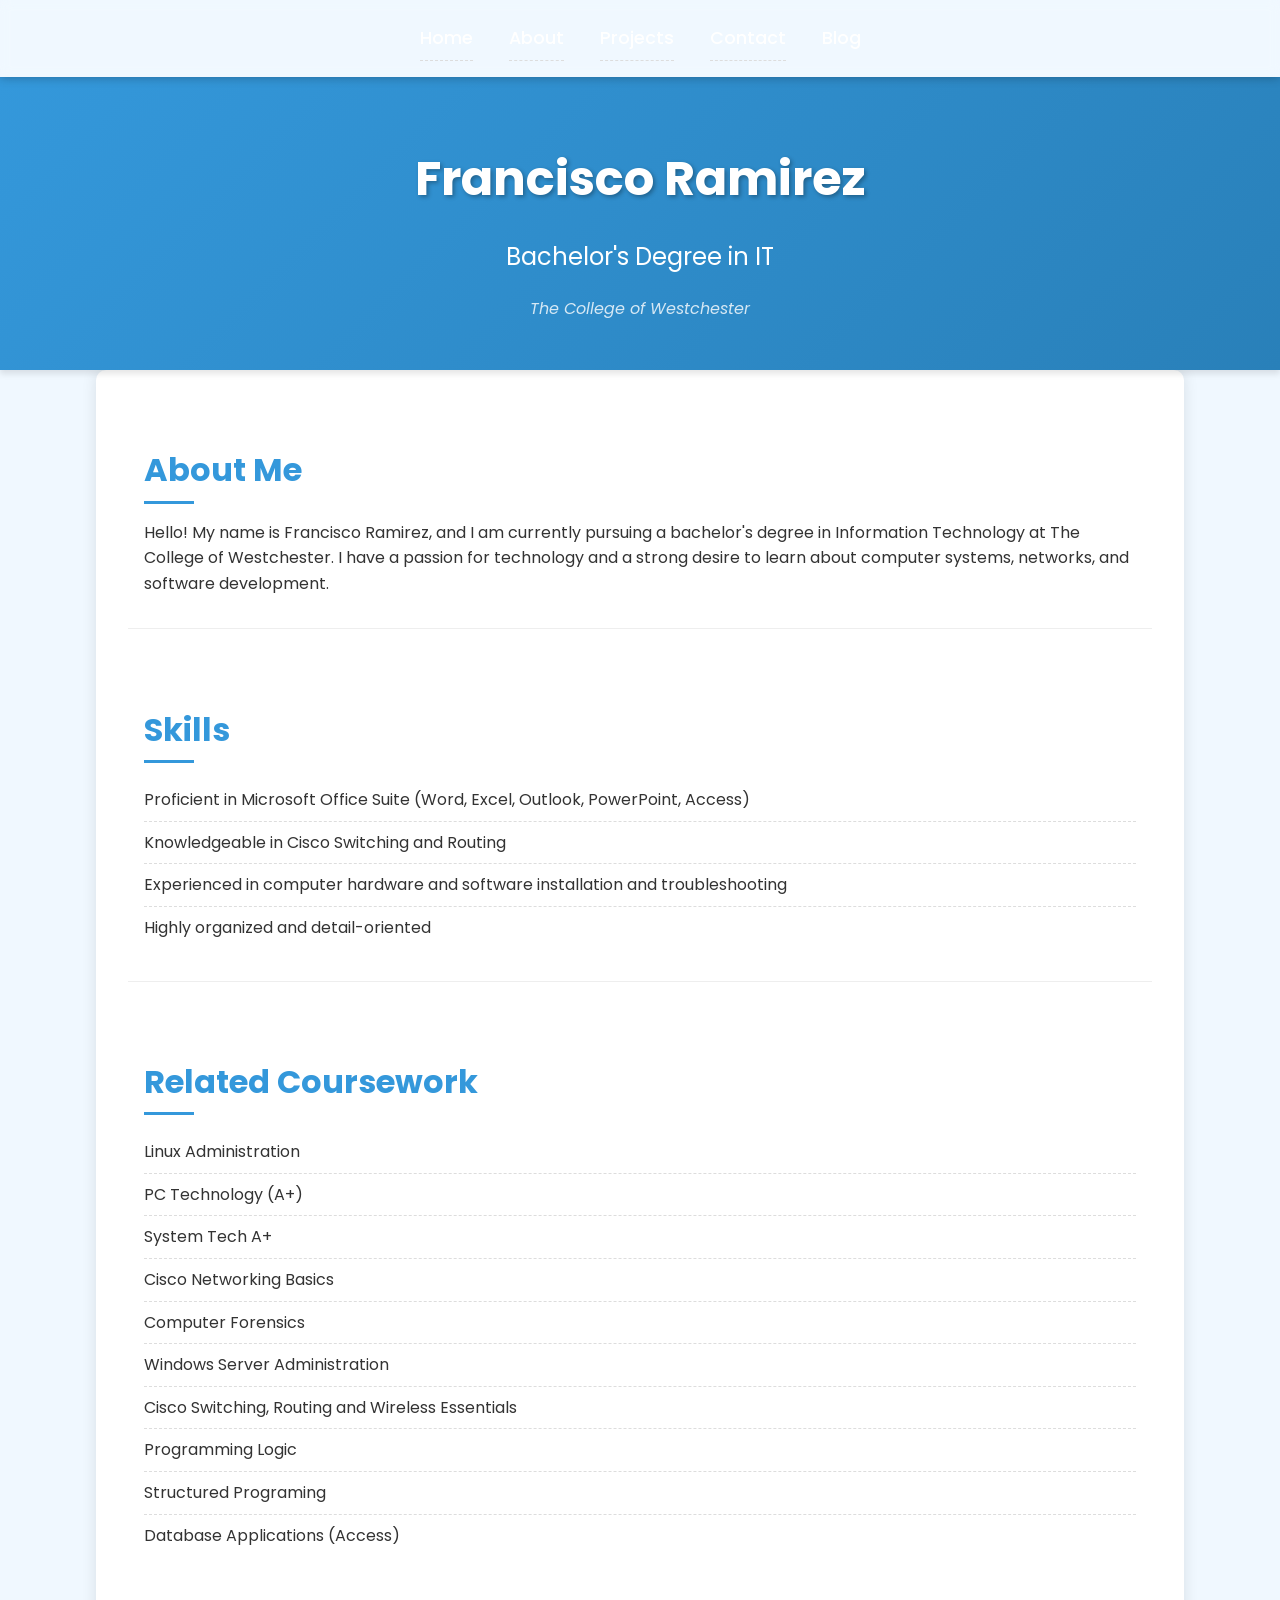
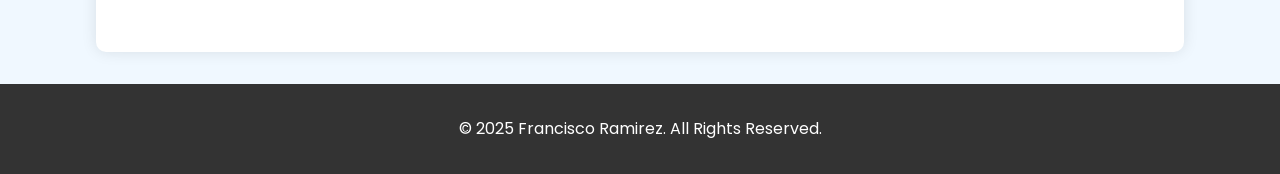
<file: index.html>
<!DOCTYPE html>
<html lang="en">

<head>
    <meta charset="UTF-8">
    <meta name="viewport" content="width=device-width, initial-scale=1.0">
    <title>Francisco Ramirez - IT Student</title>
    <!--  Google Font Import (Poppins - Clean and Modern) -->
    <link rel="stylesheet" href="https://fonts.googleapis.com/css2?family=Poppins:wght@300;400;500;600;700&display=swap">
    <!-- Animate.css for subtle animations -->
    <link rel="stylesheet" href="https://cdnjs.cloudflare.com/ajax/libs/animate.css/4.1.1/animate.min.css"/>
    <link rel="stylesheet" href="main.css">
</head>

<body>
    <nav class="navbar">
        <ul>
            <li><a href="index.html">Home</a></li>
            <li><a href="about.html">About</a></li>
            <li><a href="projects.html">Projects</a></li>
            <li><a href="contact.html">Contact</a></li>
            <li><a href="blog.html">Blog</a></li>
        </ul>
    </nav>
    

    <header class="animate__animated animate__fadeInDown"> 
        <h1 class="animate__shakeX">Francisco Ramirez</h1>
        <h2>Bachelor's Degree in IT</h2>
        <p>The College of Westchester</p>
    </header>

    <div class="container">
        <section class="animate__animated animate__fadeIn">  <!-- Added animation class -->
            <h2>About Me</h2>
            <p>
                Hello! My name is Francisco Ramirez, and I am currently pursuing a bachelor's degree in Information Technology at The College of Westchester. I have a passion for technology and a strong desire to learn about computer systems, networks, and software development.
            </p>
        </section>

        <section class="animate__animated animate__fadeIn">  <!-- Added animation class -->
            <h2>Skills</h2>
            <ul>
                <li>Proficient in Microsoft Office Suite (Word, Excel, Outlook, PowerPoint, Access)</li>
                <li>Knowledgeable in Cisco Switching and Routing</li>
                <li>Experienced in computer hardware and software installation and troubleshooting</li>
                <li>Highly organized and detail-oriented</li>
            </ul>
        </section>

        <section class="animate__animated animate__fadeIn">  <!-- Added animation class -->
            <h2>Related Coursework</h2>
            <ul>
                <li>Linux Administration</li>
                <li>PC Technology (A+)</li>
                <li>System Tech A+</li>
                <li>Cisco Networking Basics</li>
                <li>Computer Forensics</li>
                <li>Windows Server Administration</li>
                <li>Cisco Switching, Routing and Wireless Essentials</li>
                <li>Programming Logic</li>
                <li>Structured Programing</li>
                <li>Database Applications (Access)</li>
            </ul>
        </section>
    </div>

    <footer class="animate__animated animate__fadeInUp"> <!-- Added animation class -->
        <p>&copy; 2025 Francisco Ramirez. All Rights Reserved.</p>
    </footer>

</body>

</html>
</file>
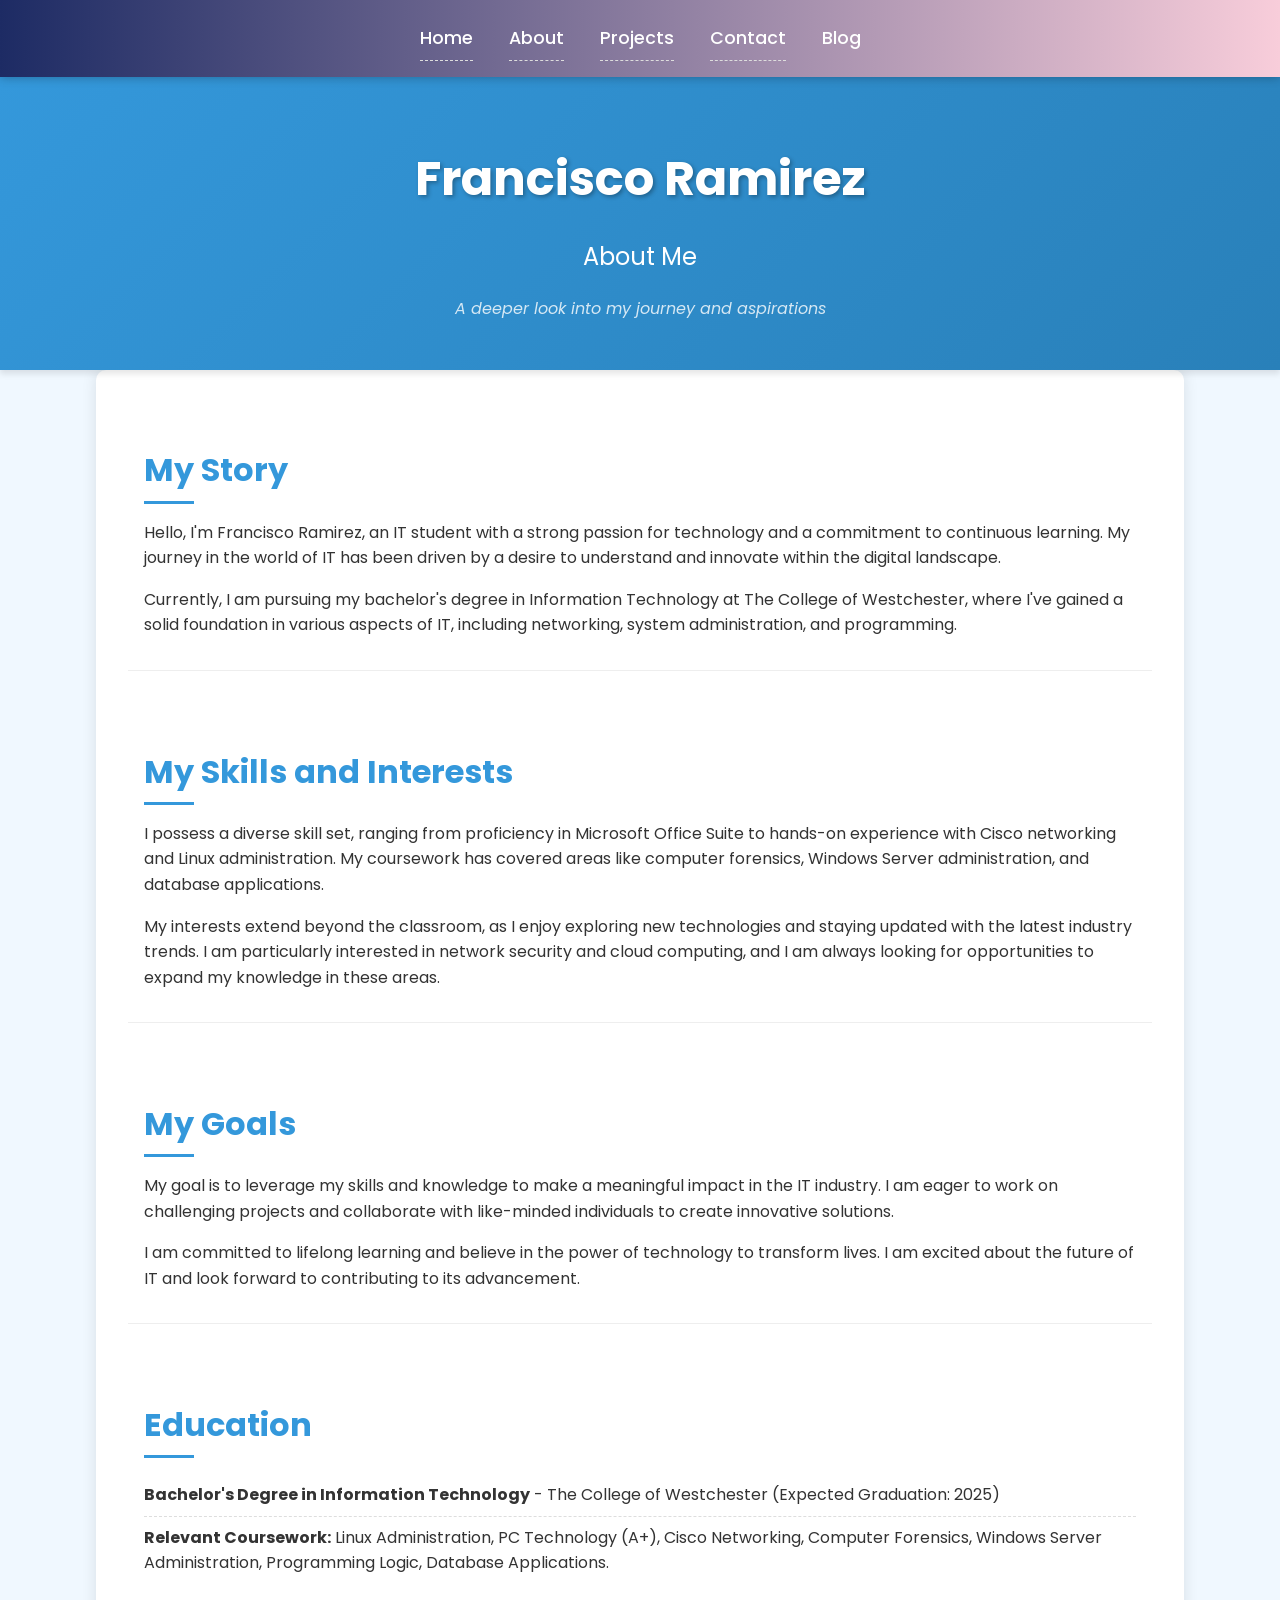
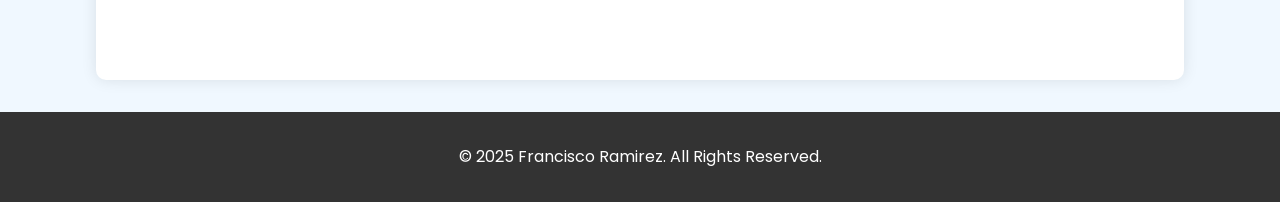
<file: about.html>
<!DOCTYPE html>
<html lang="en">

<head>
    <meta charset="UTF-8">
    <meta name="viewport" content="width=device-width, initial-scale=1.0">
    <title>Francisco Ramirez - About</title>
    <link rel="stylesheet" href="https://fonts.googleapis.com/css2?family=Poppins:wght@300;400;500;600;700&display=swap">
    <link rel="stylesheet" href="https://cdnjs.cloudflare.com/ajax/libs/animate.css/4.1.1/animate.min.css" />
    <link rel="stylesheet" href="main.css">
</head>

<body>
    <nav class="navbar about">
        <ul>
            <li><a href="index.html">Home</a></li>
            <li><a href="about.html">About</a></li>
            <li><a href="projects.html">Projects</a></li>
            <li><a href="contact.html">Contact</a></li>
            <li><a href="blog.html">Blog</a></li>
        </ul>
    </nav>

    <header class="animate__animated animate__fadeInDown">
        <h1 class="animate__shakeX">Francisco Ramirez</h1>
        <h2>About Me</h2>
        <p>A deeper look into my journey and aspirations</p>
    </header>

    <div class="container">
        <section class="animate__animated animate__fadeIn">
            <h2>My Story</h2>
            <p>
                Hello, I'm Francisco Ramirez, an IT student with a strong passion for technology and a commitment to continuous learning. My journey in the world of IT has been driven by a desire to understand and innovate within the digital landscape.
            </p>
            <p>
                Currently, I am pursuing my bachelor's degree in Information Technology at The College of Westchester, where I've gained a solid foundation in various aspects of IT, including networking, system administration, and programming.
            </p>
        </section>

        <section class="animate__animated animate__fadeIn">
            <h2>My Skills and Interests</h2>
            <p>
                I possess a diverse skill set, ranging from proficiency in Microsoft Office Suite to hands-on experience with Cisco networking and Linux administration. My coursework has covered areas like computer forensics, Windows Server administration, and database applications.
            </p>
            <p>
                My interests extend beyond the classroom, as I enjoy exploring new technologies and staying updated with the latest industry trends. I am particularly interested in network security and cloud computing, and I am always looking for opportunities to expand my knowledge in these areas.
            </p>
        </section>

        <section class="animate__animated animate__fadeIn">
            <h2>My Goals</h2>
            <p>
                My goal is to leverage my skills and knowledge to make a meaningful impact in the IT industry. I am eager to work on challenging projects and collaborate with like-minded individuals to create innovative solutions.
            </p>
            <p>
                I am committed to lifelong learning and believe in the power of technology to transform lives. I am excited about the future of IT and look forward to contributing to its advancement.
            </p>
        </section>

        <section class="animate__animated animate__fadeIn">
            <h2>Education</h2>
            <ul>
                <li><strong>Bachelor's Degree in Information Technology</strong> - The College of Westchester (Expected Graduation: 2025)</li>
                <li><strong>Relevant Coursework:</strong> Linux Administration, PC Technology (A+), Cisco Networking, Computer Forensics, Windows Server Administration, Programming Logic, Database Applications.</li>
            </ul>
        </section>

    </div>

    <footer class="animate__animated animate__fadeInUp">
        <p>&copy; 2025 Francisco Ramirez. All Rights Reserved.</p>
    </footer>

</body>

</html>
</file>
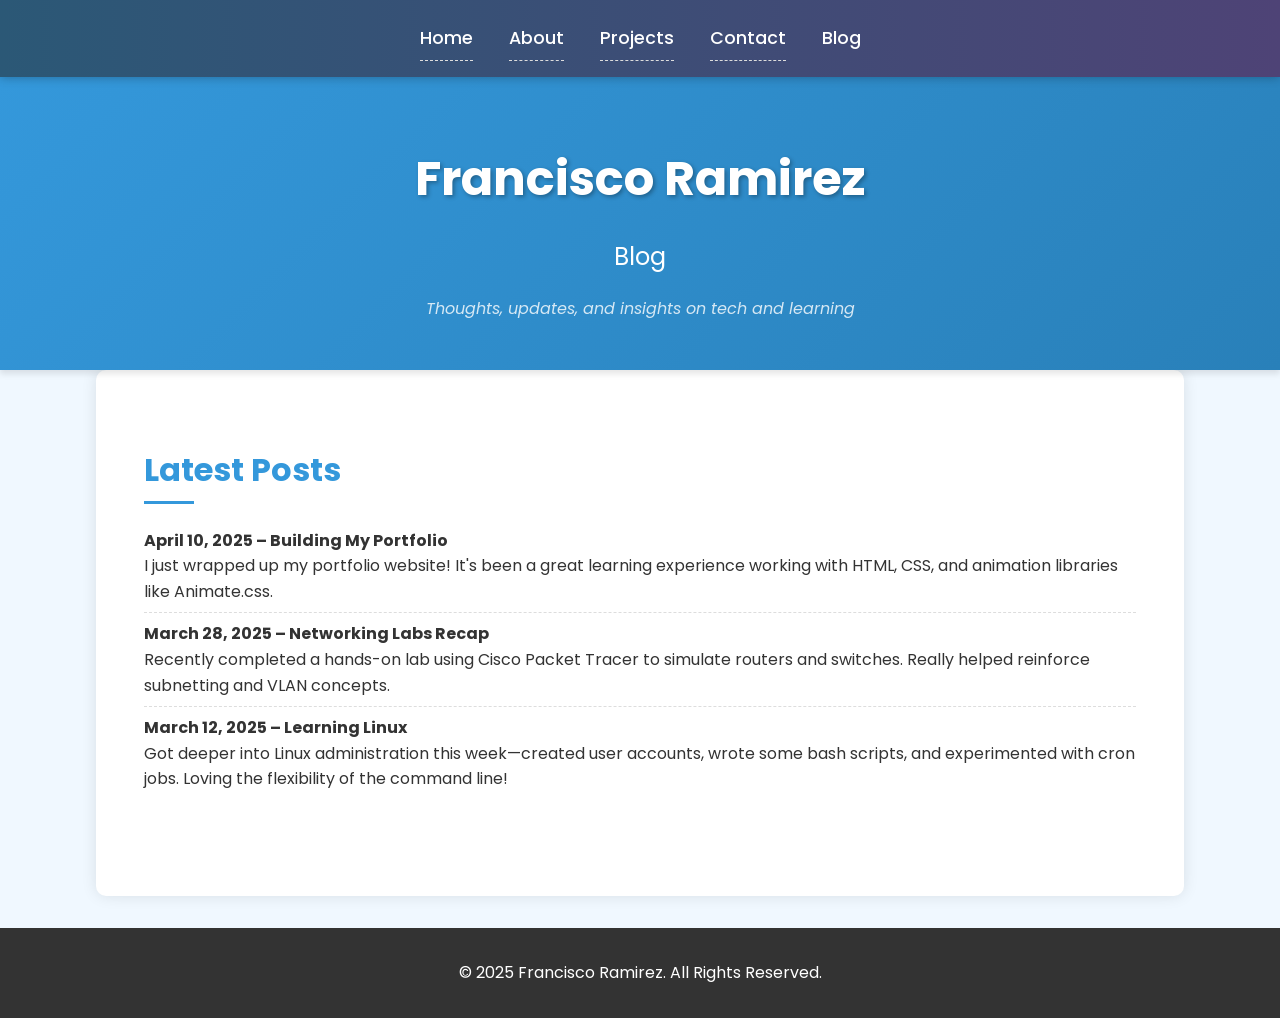
<file: blog.html>
<!DOCTYPE html>
<html lang="en">

<head>
    <meta charset="UTF-8">
    <meta name="viewport" content="width=device-width, initial-scale=1.0">
    <title>Francisco Ramirez - Blog</title>
    <!-- Google Font (Poppins) -->
    <link rel="stylesheet" href="https://fonts.googleapis.com/css2?family=Poppins:wght@300;400;500;600;700&display=swap">
    <!-- Animate.css -->
    <link rel="stylesheet" href="https://cdnjs.cloudflare.com/ajax/libs/animate.css/4.1.1/animate.min.css" />
    <link rel="stylesheet" href="main.css"> <!-- External CSS -->
</head>

<body>
    <nav class="navbar blog">
        <ul>
            <li><a href="index.html">Home</a></li>
            <li><a href="about.html">About</a></li>
            <li><a href="projects.html">Projects</a></li>
            <li><a href="contact.html">Contact</a></li>
            <li><a href="blog.html">Blog</a></li>
        </ul>
    </nav>    

    <header class="animate__animated animate__fadeInDown">
        <h1 class="animate__shakeX">Francisco Ramirez</h1>
        <h2>Blog</h2>
        <p>Thoughts, updates, and insights on tech and learning</p>
    </header>

    <div class="container">
        <section class="animate__animated animate__fadeIn">
            <h2>Latest Posts</h2>
            <ul>
                <li>
                    <strong>April 10, 2025 – Building My Portfolio</strong><br>
                    I just wrapped up my portfolio website! It's been a great learning experience working with HTML, CSS, and animation libraries like Animate.css.
                </li>
                <li>
                    <strong>March 28, 2025 – Networking Labs Recap</strong><br>
                    Recently completed a hands-on lab using Cisco Packet Tracer to simulate routers and switches. Really helped reinforce subnetting and VLAN concepts.
                </li>
                <li>
                    <strong>March 12, 2025 – Learning Linux</strong><br>
                    Got deeper into Linux administration this week—created user accounts, wrote some bash scripts, and experimented with cron jobs. Loving the flexibility of the command line!
                </li>
            </ul>
        </section>
    </div>

    <footer class="animate__animated animate__fadeInUp">
        <p>&copy; 2025 Francisco Ramirez. All Rights Reserved.</p>
    </footer>

</body>

</html>
</file>
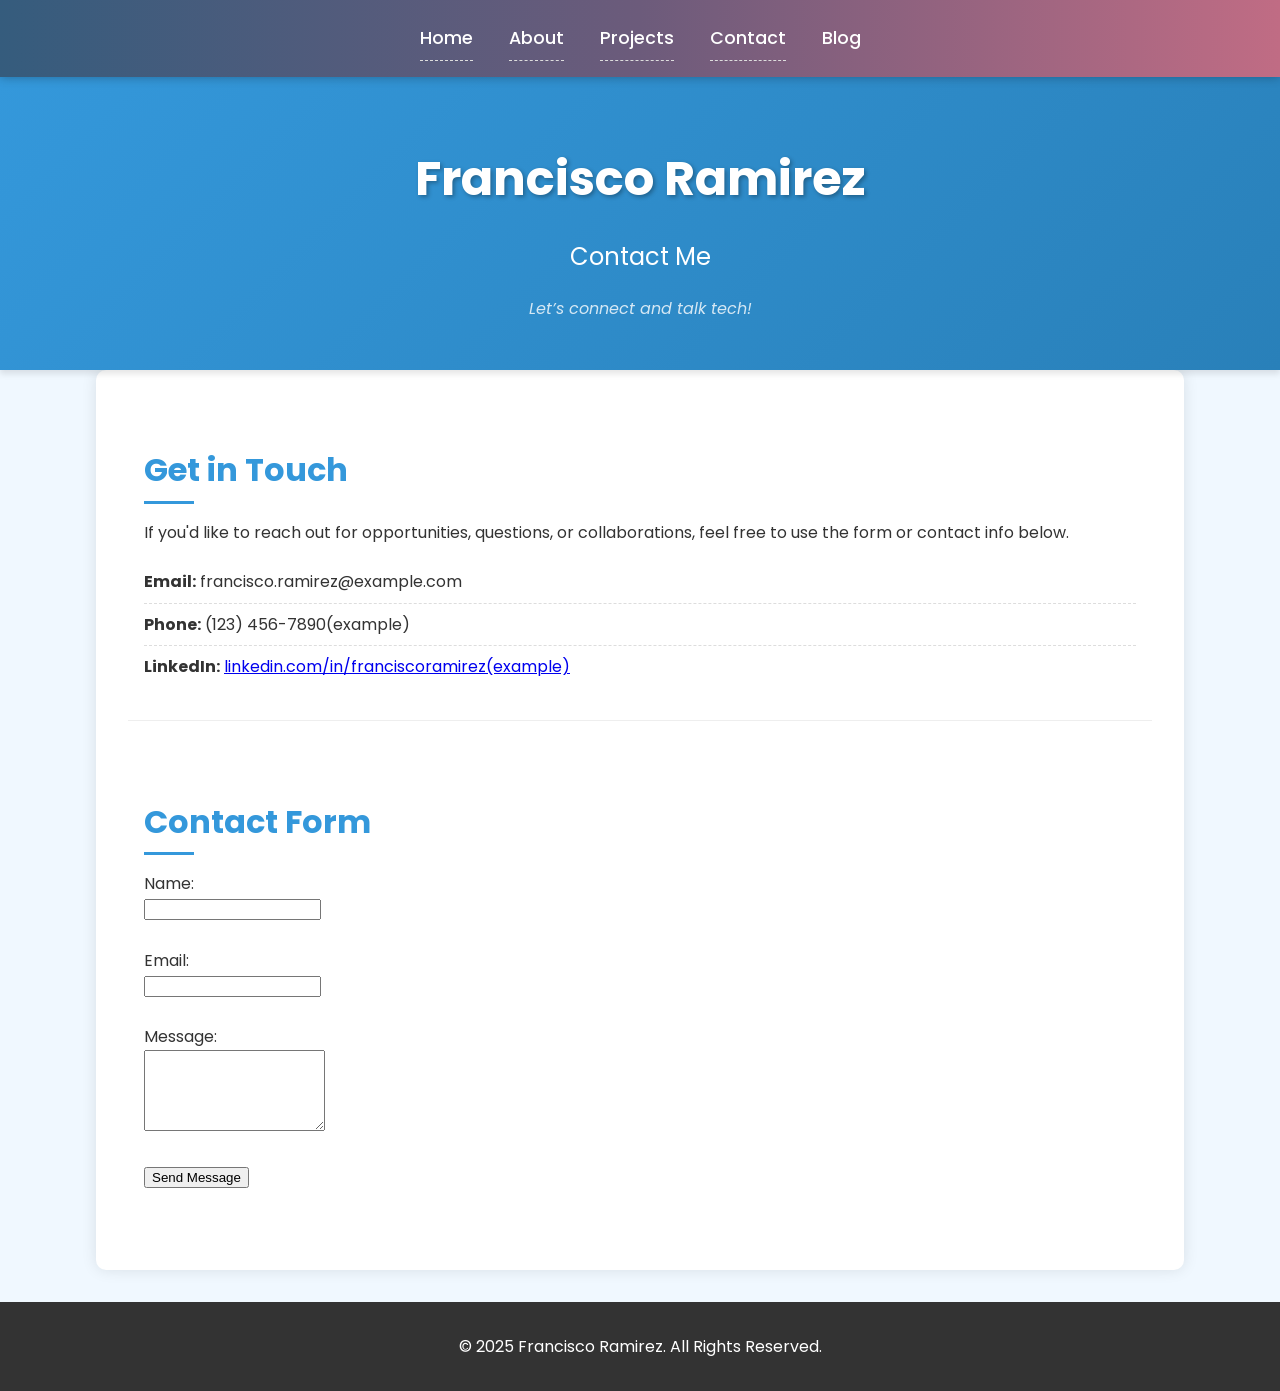
<file: contact.html>
<!DOCTYPE html>
<html lang="en">

<head>
    <meta charset="UTF-8">
    <meta name="viewport" content="width=device-width, initial-scale=1.0">
    <title>Francisco Ramirez - Contact</title>
    <!-- Google Font (Poppins) -->
    <link rel="stylesheet" href="https://fonts.googleapis.com/css2?family=Poppins:wght@300;400;500;600;700&display=swap">
    <!-- Animate.css -->
    <link rel="stylesheet" href="https://cdnjs.cloudflare.com/ajax/libs/animate.css/4.1.1/animate.min.css" />
    <link rel="stylesheet" href="main.css"> <!-- External CSS -->
</head>

<body>
    <nav class="navbar contact">
        <ul>
            <li><a href="index.html">Home</a></li>
            <li><a href="about.html">About</a></li>
            <li><a href="projects.html">Projects</a></li>
            <li><a href="contact.html">Contact</a></li>
            <li><a href="blog.html">Blog</a></li>
        </ul>
    </nav>
    

    <header class="animate__animated animate__fadeInDown">
        <h1 class="animate__shakeX">Francisco Ramirez</h1>
        <h2>Contact Me</h2>
        <p>Let’s connect and talk tech!</p>
    </header>

    <div class="container">
        <section class="animate__animated animate__fadeIn">
            <h2>Get in Touch</h2>
            <p>If you'd like to reach out for opportunities, questions, or collaborations, feel free to use the form or contact info below.</p>

            <ul>
                <li><strong>Email:</strong> francisco.ramirez@example.com</li>
                <li><strong>Phone:</strong> (123) 456-7890(example)</li>
                <li><strong>LinkedIn:</strong> <a href="https://www.linkedin.com" target="_blank">linkedin.com/in/franciscoramirez(example)</a></li>
            </ul>
        </section>

        <section class="animate__animated animate__fadeIn">
            <h2>Contact Form</h2>
            <form action="#" method="post">
                <label for="name">Name:</label><br>
                <input type="text" id="name" name="name" required><br><br>

                <label for="email">Email:</label><br>
                <input type="email" id="email" name="email" required><br><br>

                <label for="message">Message:</label><br>
                <textarea id="message" name="message" rows="5" required></textarea><br><br>

                <button type="submit">Send Message</button>
            </form>
        </section>
    </div>

    <footer class="animate__animated animate__fadeInUp">
        <p>&copy; 2025 Francisco Ramirez. All Rights Reserved.</p>
    </footer>

</body>

</html>
</file>
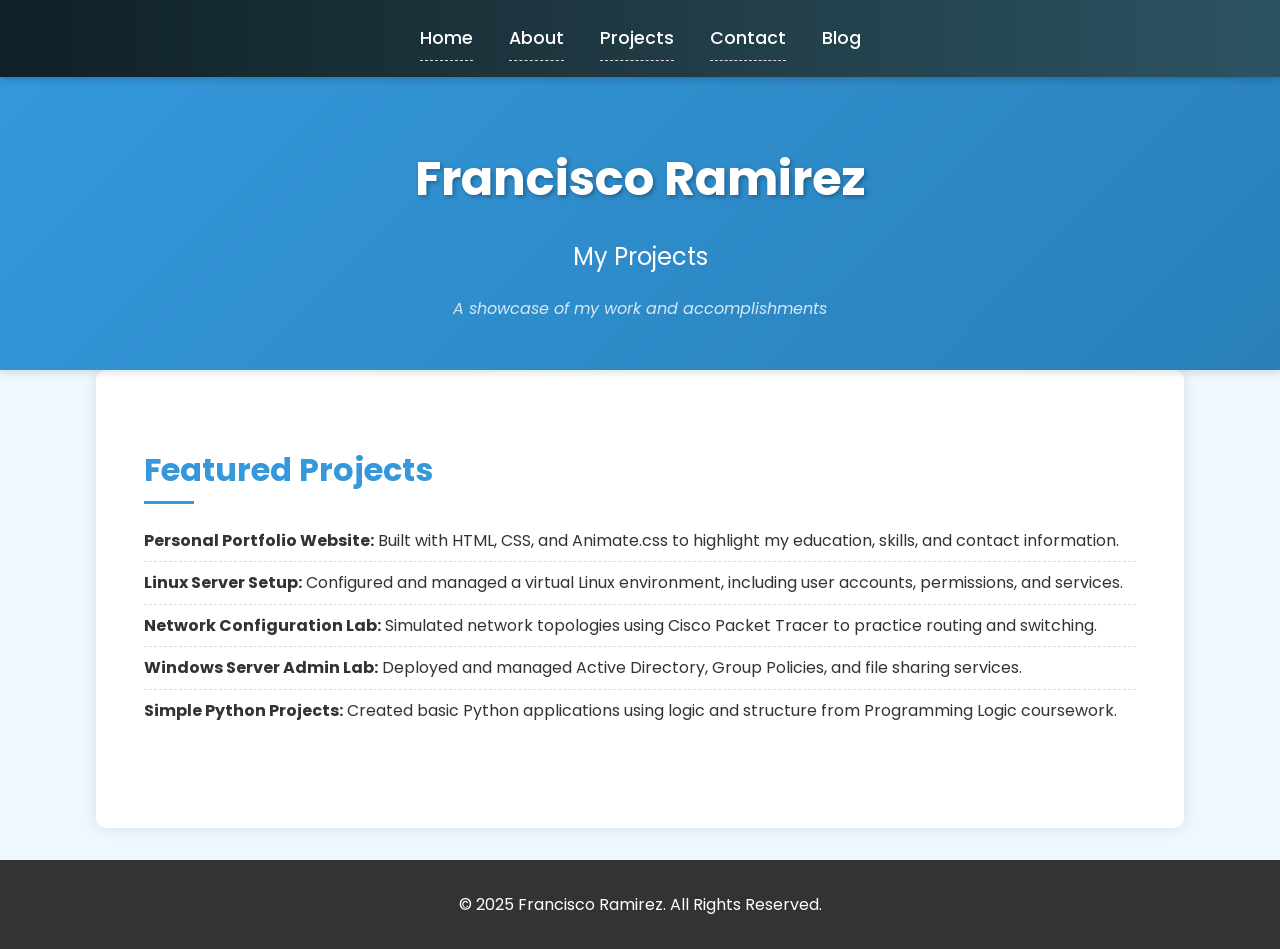
<file: projects.html>
<!DOCTYPE html>
<html lang="en">

<head>
    <meta charset="UTF-8">
    <meta name="viewport" content="width=device-width, initial-scale=1.0">
    <title>Francisco Ramirez - Projects</title>
    <!-- Google Font (Poppins) -->
    <link rel="stylesheet" href="https://fonts.googleapis.com/css2?family=Poppins:wght@300;400;500;600;700&display=swap">
    <!-- Animate.css -->
    <link rel="stylesheet" href="https://cdnjs.cloudflare.com/ajax/libs/animate.css/4.1.1/animate.min.css" />
    <link rel="stylesheet" href="main.css"> <!-- External CSS -->
</head>

<body>
    <nav class="navbar projects">
        <ul>
            <li><a href="index.html">Home</a></li>
            <li><a href="about.html">About</a></li>
            <li><a href="projects.html">Projects</a></li>
            <li><a href="contact.html">Contact</a></li>
            <li><a href="blog.html">Blog</a></li>
        </ul>
    </nav>
    

    <header class="animate__animated animate__fadeInDown">
        <h1 class="animate__shakeX">Francisco Ramirez</h1>
        <h2>My Projects</h2>
        <p>A showcase of my work and accomplishments</p>
    </header>

    <div class="container">
        <section class="animate__animated animate__fadeIn">
            <h2>Featured Projects</h2>
            <ul>
                <li>
                    <strong>Personal Portfolio Website:</strong> Built with HTML, CSS, and Animate.css to highlight my education, skills, and contact information.
                </li>
                <li>
                    <strong>Linux Server Setup:</strong> Configured and managed a virtual Linux environment, including user accounts, permissions, and services.
                </li>
                <li>
                    <strong>Network Configuration Lab:</strong> Simulated network topologies using Cisco Packet Tracer to practice routing and switching.
                </li>
                <li>
                    <strong>Windows Server Admin Lab:</strong> Deployed and managed Active Directory, Group Policies, and file sharing services.
                </li>
                <li>
                    <strong>Simple Python Projects:</strong> Created basic Python applications using logic and structure from Programming Logic coursework.
                </li>
            </ul>
        </section>
    </div>

    <footer class="animate__animated animate__fadeInUp">
        <p>&copy; 2025 Francisco Ramirez. All Rights Reserved.</p>
    </footer>

</body>

</html>
</file>
<file: main.css>
/* main.css */

/* General Styles */
body {
    font-family: 'Poppins', sans-serif;
    margin: 0;
    padding: 0;
    background-color: #f0f8ff;
    color: #333;
    line-height: 1.6;
}

.header-content {
    display: flex;
    justify-content: space-between;
    align-items: center;
}

/* Header Styles */
header {
    background: linear-gradient(135deg, #3498db, #2980b9);
    color: white;
    padding: 2rem 0;
    text-align: center;
    box-shadow: 0 4px 6px rgba(0, 0, 0, 0.1);
}

header h1 {
    font-size: 3rem;
    margin-bottom: 0.5rem;
    text-shadow: 2px 2px 4px rgba(0, 0, 0, 0.3);
}

header h2 {
    font-weight: 400;
    font-size: 1.5rem;
}

header p {
    font-style: italic;
    opacity: 0.8;
}

/* Container Styles */
.container {
    width: 80%;
    margin: auto;
    overflow: hidden;
    padding: 2rem;
    background-color: white;
    box-shadow: 0 0 15px rgba(0, 0, 0, 0.1);
    border-radius: 10px;
}

section {
    margin-bottom: 2rem;
    padding: 1rem;
    border-bottom: 1px solid #eee;
}

section:last-child {
    border-bottom: none;
}

/* Heading Styles within Sections */
section h2 {
    color: #3498db;
    font-size: 2rem;
    margin-bottom: 1rem;
    position: relative;
    padding-bottom: 0.5rem;
}

section h2::after {
    content: '';
    position: absolute;
    left: 0;
    bottom: 0;
    height: 3px;
    width: 50px;
    background-color: #3498db;
}

/* List Styles */
ul {
    list-style: none;
    padding: 0;
}

ul li {
    padding: 0.5rem 0;
    border-bottom: 1px dashed #ddd;
}

ul li:last-child {
    border-bottom: none;
}

/* Footer Styles */
footer {
    background-color: #333;
    color: white;
    text-align: center;
    padding: 1rem 0;
    position: relative;
    width: 100%;
    margin-top: 2rem;
}

/* Animate.css Classes (Example) */
.animate__animated {
    animation-duration: 2s;
    animation-fill-mode: both;
}

/* Keyframes for fadeIn animation */
@keyframes fadeIn {
    from {
        opacity: 0;
    }

    to {
        opacity: 1;
    }
}
/* Skills Visualization */
.skills-visualization {
    margin: 2rem 0;
    width: 80%;
    max-width: 600px;
}

.skill-bar {
    height: 20px;
    background: rgba(0, 0, 0, 0.5);
    border: 1px solid var(--neon-blue);
    border-radius: 10px;
    margin-bottom: 1rem;
    position: relative;
    overflow: hidden;
}

.skill-bar::after {
    content: attr(data-skill) " " attr(data-level)"%";
    position: absolute;
    left: 0;
    top: 0;
    height: 100%;
    background: var(--primary-gradient);
    width: 0;
    border-radius: 10px;
    color: white;
    display: flex;
    align-items: center;
    padding-left: 10px;
    font-size: 12px;
    animation: fillSkill 1.5s ease-out forwards;
}

@keyframes fillSkill {
    to { width: calc(var(--level) * 1%); }
}

/* Project Cards Enhancements */
.project-card.detailed {
    display: grid;
    grid-template-columns: 1fr 2fr;
    gap: 2rem;
    padding: 2rem;
    margin-bottom: 3rem;
}

.project-media {
    position: relative;
}

.demo-link {
    position: absolute;
    bottom: 20px;
    left: 50%;
    transform: translateX(-50%);
    background: rgba(0, 255, 204, 0.2);
    border: 1px solid var(--matrix-green);
    padding: 0.5rem 1rem;
    border-radius: 4px;
    color: var(--matrix-green);
    text-decoration: none;
    transition: all 0.3s ease;
}

.demo-link:hover {
    background: rgba(0, 255, 204, 0.4);
    box-shadow: 0 0 15px var(--matrix-green);
}

.coming-soon {
    background: rgba(138, 43, 226, 0.2);
    border: 1px solid var(--cyber-purple);
}

.project-meta {
    display: flex;
    gap: 1rem;
    margin: 1rem 0;
}

.difficulty, .status, .date {
    padding: 0.25rem 0.5rem;
    border-radius: 4px;
    font-size: 0.8rem;
}

.difficulty {
    background: rgba(0, 102, 255, 0.2);
    border: 1px solid #0066ff;
}

.intermediate {
    background: rgba(255, 165, 0, 0.2);
    border: 1px solid orange;
}

.advanced {
    background: rgba(255, 0, 0, 0.2);
    border: 1px solid red;
}

.status {
    background: rgba(0, 255, 65, 0.2);
    border: 1px solid var(--matrix-green);
}

.in-progress {
    background: rgba(0, 255, 255, 0.2);
    border: 1px solid var(--neon-blue);
}

.tech-stack {
    display: flex;
    gap: 0.5rem;
    margin: 1rem 0;
    flex-wrap: wrap;
}

.tech-tag {
    background: rgba(138, 43, 226, 0.2);
    border: 1px solid var(--cyber-purple);
    padding: 0.25rem 0.5rem;
    border-radius: 4px;
    font-size: 0.8rem;
}

/* Contact Page Styles */
.contact-methods {
    display: grid;
    grid-template-columns: 1fr 1fr;
    gap: 2rem;
    margin-bottom: 3rem;
}

.info-card {
    background: rgba(0, 0, 0, 0.5);
    border: 1px solid var(--neon-blue);
    padding: 1.5rem;
    border-radius: 8px;
    margin-bottom: 1rem;
}

.social-links {
    display: flex;
    gap: 1rem;
    margin-top: 2rem;
}

.social-btn {
    display: flex;
    align-items: center;
    gap: 0.5rem;
    padding: 0.5rem 1rem;
    background: rgba(0, 102, 255, 0.2);
    border: 1px solid #0066ff;
    border-radius: 4px;
    color: var(--neon-blue);
    text-decoration: none;
}

.cyber-form {
    background: rgba(0, 0, 0, 0.7);
    padding: 2rem;
    border-radius: 12px;
    border: 1px solid var(--neon-blue);
}

.form-group {
    margin-bottom: 1.5rem;
}

.cyber-input {
    width: 100%;
    padding: 0.75rem;
    background: rgba(255, 255, 255, 0.1);
    border: 1px solid var(--neon-blue);
    border-radius: 4px;
    color: white;
    font-family: 'Roboto', sans-serif;
}

/* Blog Styles */
.blog-posts {
    flex: 2;
}

.blog-sidebar {
    flex: 1;
    padding-left: 2rem;
}

.blog-post {
    background: rgba(0, 0, 0, 0.5);
    border: 1px solid var(--cyber-purple);
    padding: 2rem;
    border-radius: 8px;
    margin-bottom: 2rem;
}

.post-meta {
    display: flex;
    gap: 1rem;
    color: #aaa;
    font-size: 0.9rem;
    margin: 0.5rem 0 1.5rem;
}

.read-more {
    display: inline-block;
    margin-top: 1rem;
    color: var(--neon-blue);
    text-decoration: none;
    border-bottom: 1px dashed var(--neon-blue);
}

.category-list li {
    margin-bottom: 0.5rem;
}

.tag-cloud {
    display: flex;
    flex-wrap: wrap;
    gap: 0.5rem;
}

.tag {
    background: rgba(138, 43, 226, 0.1);
    border: 1px solid var(--cyber-purple);
    padding: 0.25rem 0.5rem;
    border-radius: 4px;
    font-size: 0.8rem;
    text-decoration: none;
    color: var(--neon-blue);
}
/* Base Navbar Style */
.navbar {
    padding: 1rem 0;
    text-align: center;
    position: sticky;
    top: 0;
    z-index: 999;
    box-shadow: 0 0 10px rgba(0,0,0,0.3);
    backdrop-filter: blur(6px);
}

/* Page-Specific Themes */
.navbar.home {
    background: linear-gradient(to right, #0f0c29, #302b63, #24243e);
}

.navbar.about {
    background: linear-gradient(to right, #1d2b64, #f8cdda);
}

.navbar.projects {
    background: linear-gradient(to right, #0f2027, #203a43, #2c5364);
}

.navbar.contact {
    background: linear-gradient(to right, #355c7d, #6c5b7b, #c06c84);
}

.navbar.blog {
    background: linear-gradient(to right, #2b5876, #4e4376);
}

.navbar ul {
    list-style: none;
    margin: 0;
    padding: 0;
}

.navbar li {
    display: inline-block;
    margin: 0 1rem;
}

.navbar a {
    color: #fff;
    text-decoration: none;
    font-weight: 500;
    font-size: 1.1rem;
    position: relative;
    transition: 0.3s ease;
}

.navbar a::after {
    content: '';
    position: absolute;
    width: 0%;
    height: 2px;
    left: 0;
    bottom: -5px;
    background-color: #00e6e6;
    transition: 0.4s ease;
}

.navbar a:hover::after {
    width: 100%;
}

.navbar a:hover {
    color: #00e6e6;
    text-shadow: 0 0 5px #00e6e6;
}
</file>
